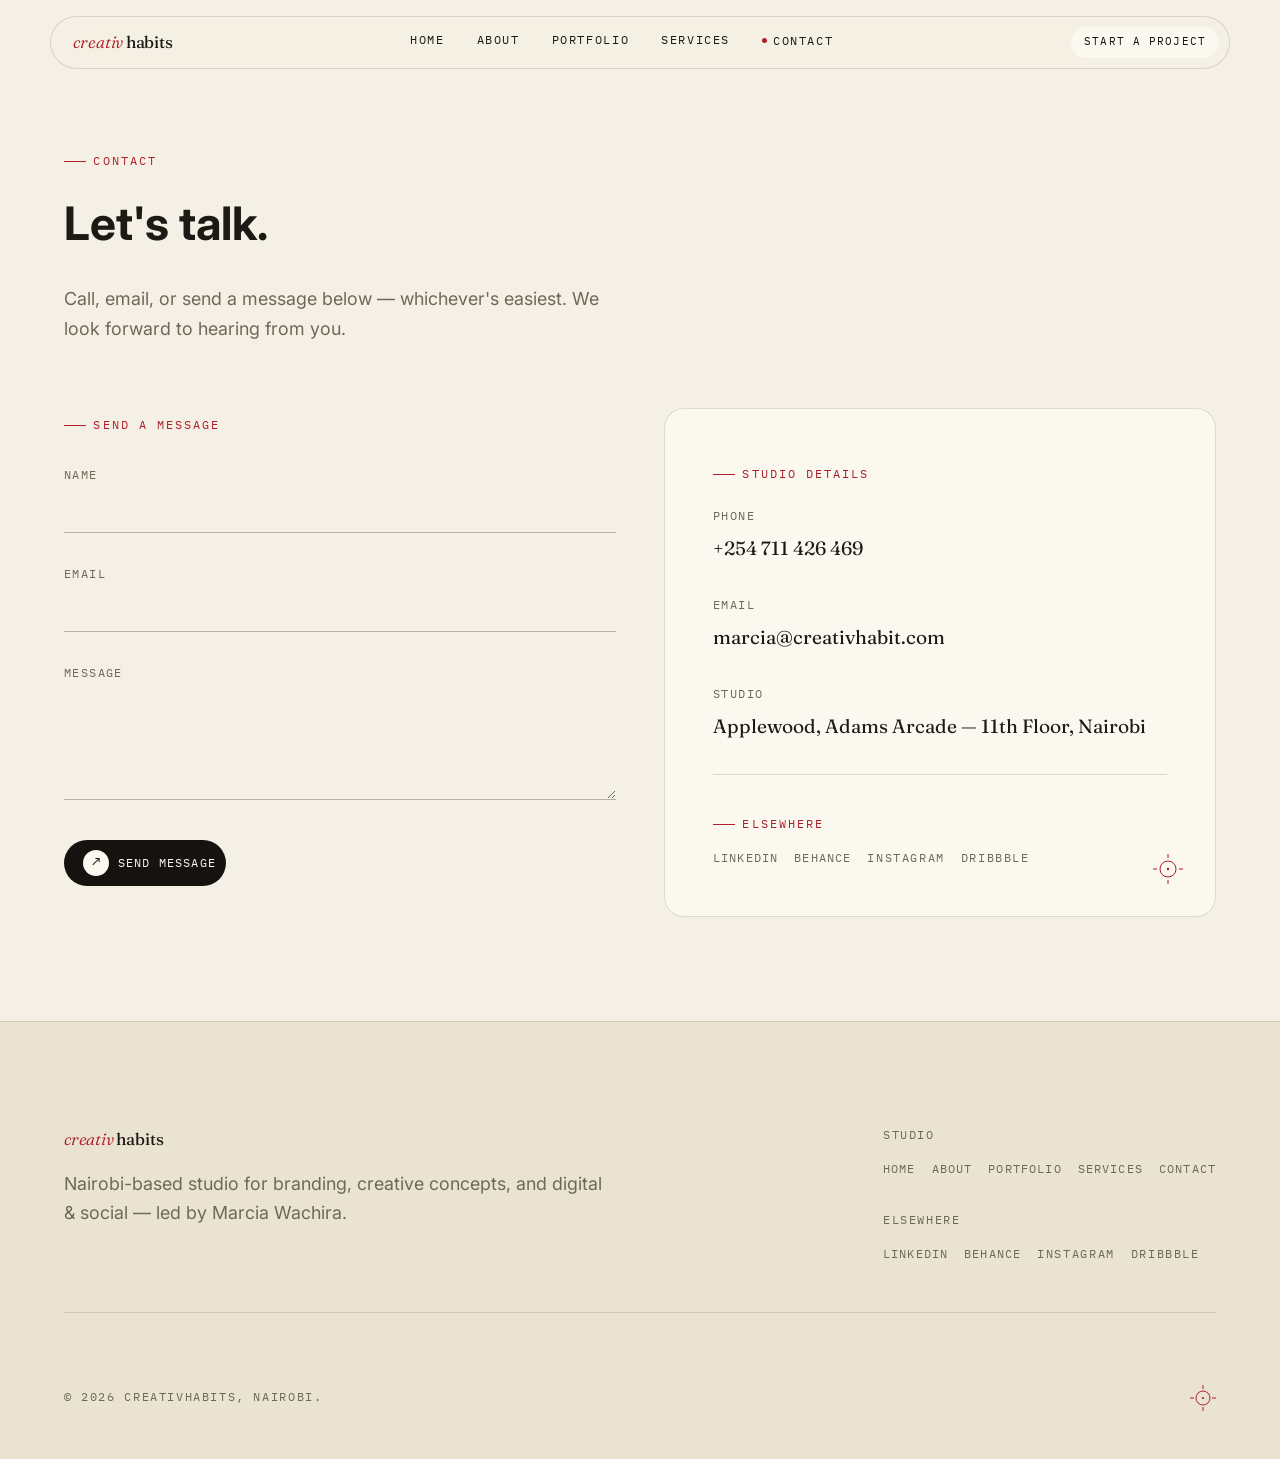
<file: contact.html>
<!doctype html>
<html lang="en">
<head>
<meta charset="UTF-8" />
<meta name="viewport" content="width=device-width, initial-scale=1.0" />
<title>Contact — Creativhabits</title>
<meta name="description" content="Get in touch with Creativhabits, a Nairobi-based creative studio. Based at Applewood, Adams Arcade." />
<link rel="preconnect" href="https://fonts.googleapis.com" />
<link rel="preconnect" href="https://fonts.gstatic.com" crossorigin />
<link rel="stylesheet" href="styles.css" />
</head>
<body>

<div class="preloader" aria-hidden="true">
  <div class="preloader__mark">
    <svg class="preloader__reg reg-mark" viewBox="0 0 34 34" width="34" height="34">
      <circle cx="17" cy="17" r="9"/><circle class="dot" cx="17" cy="17" r="1.3"/>
      <line x1="17" y1="0" x2="17" y2="5"/><line x1="17" y1="29" x2="17" y2="34"/>
      <line x1="0" y1="17" x2="5" y2="17"/><line x1="29" y1="17" x2="34" y2="17"/>
    </svg>
    <span class="preloader__word">creativhabits</span>
  </div>
  <div class="preloader__rule"></div>
</div>

<nav class="nav">
  <a href="index.html" class="brand-mark"><i>creativ</i>habits</a>
  <ul class="nav__links">
    <li><a href="index.html">Home</a></li>
    <li><a href="about.html">About</a></li>
    <li><a href="portfolio.html">Portfolio</a></li>
    <li><a href="services.html">Services</a></li>
    <li><a href="contact.html" aria-current="page"><span class="nav-reg-dot"></span>Contact</a></li>
  </ul>
  <a href="contact.html" class="nav__cta"><span>Start a project</span></a>
  <button class="nav__toggle" aria-label="Toggle menu"><span></span><span></span></button>
</nav>

<div class="menu-overlay">
  <ul class="menu-overlay__links">
    <li><a href="index.html">Home</a></li>
    <li><a href="about.html">About</a></li>
    <li><a href="portfolio.html">Portfolio</a></li>
    <li><a href="services.html">Services</a></li>
    <li><a href="contact.html">Contact</a></li>
  </ul>
  <div class="menu-overlay__meta mono-label">Nairobi, Kenya — marcia@creativhabit.com</div>
</div>

<main>
  <header class="section" style="padding-top:calc(var(--sp-8) + var(--sp-2)); padding-bottom:var(--sp-4);">
    <div class="container">
      <p class="eyebrow reveal">Contact</p>
      <h1 class="section-title reveal" style="margin-top:1rem; font-size:var(--fs-h2);">Let's talk.</h1>
      <p class="lead reveal" style="margin-top:var(--sp-3);">
        Call, email, or send a message below — whichever's easiest. We look forward to hearing from you.
      </p>
    </div>
  </header>

  <section style="padding-top:var(--sp-4);">
    <div class="container grid-2" style="align-items:start;">
      <div>
        <p class="eyebrow reveal">Send a message</p>
        <form action="mailto:marcia@creativhabit.com" method="get" style="margin-top:var(--sp-4);">
          <div class="field reveal">
            <label for="name">Name</label>
            <input id="name" name="name" type="text" required />
          </div>
          <div class="field reveal">
            <label for="email">Email</label>
            <input id="email" name="email" type="email" required />
          </div>
          <div class="field reveal">
            <label for="body">Message</label>
            <textarea id="body" name="body" required></textarea>
          </div>
          <button type="submit" class="btn btn--primary reveal">
            <span class="btn__arrow">↗</span>
            Send message
          </button>
        </form>
      </div>

      <div class="contact-info reveal">
        <p class="eyebrow">Studio details</p>
        <dl style="margin-top:var(--sp-3);">
          <dt>Phone</dt>
          <dd><a href="tel:+254711426469">+254 711 426 469</a></dd>
          <dt>Email</dt>
          <dd><a href="mailto:marcia@creativhabit.com">marcia@creativhabit.com</a></dd>
          <dt>Studio</dt>
          <dd>Applewood, Adams Arcade — 11th Floor, Nairobi</dd>
        </dl>
        <hr class="rule" style="margin:var(--sp-4) 0;" />
        <p class="eyebrow">Elsewhere</p>
        <div class="footer__links" style="margin-top:var(--sp-2);">
          <a href="https://www.linkedin.com/in/marciawachira/" target="_blank" rel="noopener">LinkedIn</a>
          <a href="https://www.behance.net/marcia_wachira" target="_blank" rel="noopener">Behance</a>
          <span class="mono-label">Instagram</span>
          <span class="mono-label">Dribbble</span>
        </div>
        <svg class="reg-mark" viewBox="0 0 30 30" width="30" height="30" style="position:absolute; right:var(--sp-4); bottom:var(--sp-4); color:var(--mark);"><circle cx="15" cy="15" r="8"/><circle class="dot" cx="15" cy="15" r="1.2"/><line x1="15" y1="0" x2="15" y2="4"/><line x1="15" y1="26" x2="15" y2="30"/><line x1="0" y1="15" x2="4" y2="15"/><line x1="26" y1="15" x2="30" y2="15"/></svg>
      </div>
    </div>
  </section>
</main>

<footer class="footer">
  <div class="container">
    <div class="footer__top">
      <div>
        <div class="brand-mark"><i>creativ</i>habits</div>
        <p class="lead" style="margin-top:1rem;">Nairobi-based studio for branding, creative concepts, and digital &amp; social — led by Marcia Wachira.</p>
      </div>
      <div>
        <div class="mono-label">Studio</div>
        <div class="footer__links">
          <a href="index.html">Home</a><a href="about.html">About</a><a href="portfolio.html">Portfolio</a><a href="services.html">Services</a><a href="contact.html">Contact</a>
        </div>
        <div class="mono-label" style="margin-top:2rem;">Elsewhere</div>
        <div class="footer__links">
          <a href="https://www.linkedin.com/in/marciawachira/" target="_blank" rel="noopener">LinkedIn</a>
          <a href="https://www.behance.net/marcia_wachira" target="_blank" rel="noopener">Behance</a>
          <span class="mono-label">Instagram</span>
          <span class="mono-label">Dribbble</span>
        </div>
      </div>
    </div>
    <hr class="rule" style="margin-top:3rem;" />
    <div class="footer__bottom">
      <span class="mono-label">© 2026 Creativhabits, Nairobi.</span>
      <svg class="footer__reg reg-mark" viewBox="0 0 26 26" width="26" height="26"><circle cx="13" cy="13" r="7"/><circle class="dot" cx="13" cy="13" r="1.1"/><line x1="13" y1="0" x2="13" y2="4"/><line x1="13" y1="22" x2="13" y2="26"/><line x1="0" y1="13" x2="4" y2="13"/><line x1="22" y1="13" x2="26" y2="13"/></svg>
    </div>
  </div>
</footer>

<script src="motion.js"></script>
</body>
</html>
</file>
<file: styles.css>
/* ==========================================================================
   CREATIVHABITS — MOTION + DESIGN SYSTEM (v2)
   --------------------------------------------------------------------------
   Revision notes (v2): the first pass leaned into an ink-black "cover and
   pages" concept. Feedback was clear — too dark, too quiet, not enough
   substance. This version keeps the motion discipline (nothing bounces,
   entrances are slower than exits, one --motion-scale lever for everything)
   but rebuilds the palette around paper as the constant, with three named
   accent colours doing real information work (they mark the three actual
   service categories, everywhere, consistently) instead of one restrained
   red. Ink is now a text colour, not a backdrop.
   ========================================================================== */

@import url('https://fonts.googleapis.com/css2?family=Fraunces:ital,opsz,wght@0,9..144,300;0,9..144,340;0,9..144,440;0,9..144,560;1,9..144,340;1,9..144,440&family=Inter:wght@400;500;600&family=IBM+Plex+Mono:wght@400;500&display=swap');

/* ---------------------------------------------------------------------
   1. DESIGN TOKENS
   --------------------------------------------------------------------- */
:root{
  --ink:            #14130F;
  --ink-line:        rgba(20,19,15,0.14);
  --ink-line-strong: rgba(20,19,15,0.30);

  --paper:           #F5F0E5;
  --paper-deep:      #EBE3D2;
  --surface:         #FBF8F0;   /* cards, modal, lightbox — the brightest surface in the system */
  --paper-line:      rgba(20,19,15,0.13);
  --paper-line-strong: rgba(20,19,15,0.28);

  --text:       #1B1A15;
  --text-mute:  #6E6857;

  /* three accents, each tied to a real service category — used
     consistently as colour-coding, not decoration */
  --brd: #AD1F2A;   /* Branding & Identity */
  --con: #805616;   /* Creative Concepts   */
  --dig: #2C6B64;   /* Digital & Social    */
  --brd-tint: #F3DBDA;
  --con-tint: #F1E3CD;
  --dig-tint: #D9E7E4;

  --mark: var(--brd); /* default accent where no category applies (nav, buttons) */

  --f-display: 'Fraunces', ui-serif, Georgia, serif;
  --f-body:    'Inter', ui-sans-serif, system-ui, sans-serif;
  --f-mono:    'IBM Plex Mono', ui-monospace, monospace;

  --fs-hero:   clamp(2.5rem, 5.2vw, 5.25rem);
  --fs-h2:     clamp(1.9rem, 3.6vw, 3.1rem);
  --fs-h3:     clamp(1.2rem, 1.7vw, 1.55rem);
  --fs-lead:   clamp(1.05rem, 1.4vw, 1.25rem);
  --fs-body:   1rem;
  --fs-small:  0.875rem;
  --fs-mono:   0.72rem;

  --sp-1: 0.5rem; --sp-2: 1rem; --sp-3: 1.5rem; --sp-4: 2rem;
  --sp-5: 3rem; --sp-6: 4.5rem; --sp-7: 6.5rem; --sp-8: 8rem;
  --container: 1320px;
  --gutter: clamp(1.5rem, 5vw, 4rem);

  --motion-scale: 1;
  --ease-out:    cubic-bezier(0.16, 1, 0.3, 1);
  --ease-in-out: cubic-bezier(0.65, 0, 0.35, 1);
  --ease-soft:   cubic-bezier(0.4, 0, 0.2, 1);

  --dur-instant: calc(120ms * var(--motion-scale));
  --dur-fast:    calc(220ms * var(--motion-scale));
  --dur-base:    calc(440ms * var(--motion-scale));
  --dur-slow:    calc(720ms * var(--motion-scale));
  --dur-slower:  calc(1050ms * var(--motion-scale));

  --radius: 2px;
  --radius-pill: 999px;
  --radius-card: 20px;
  --radius-card-sm: 14px;
}
@media (max-width: 640px){ :root{ --motion-scale: 0.85; } }

/* ---------------------------------------------------------------------
   2. RESET / BASE
   --------------------------------------------------------------------- */
*, *::before, *::after{ box-sizing: border-box; }
html{ scroll-behavior: smooth; }
body{
  margin: 0; background: var(--paper); color: var(--text);
  font-family: var(--f-body); font-size: var(--fs-body); line-height: 1.6;
  -webkit-font-smoothing: antialiased; text-rendering: optimizeLegibility;
  overflow-x: hidden;
}
img{ max-width: 100%; display: block; }
a{ color: inherit; text-decoration: none; }
ul{ margin: 0; padding: 0; list-style: none; }
button{ font: inherit; color: inherit; background: none; border: none; cursor: pointer; }
h1,h2,h3,p,dl,dt,dd{ margin: 0; }
::selection{ background: var(--ink); color: var(--surface); }
:focus-visible{ outline: 2px solid var(--mark); outline-offset: 3px; border-radius: 1px; }

/* ---------------------------------------------------------------------
   3. TYPE
   --------------------------------------------------------------------- */
.eyebrow{
  font-family: var(--f-mono); font-size: var(--fs-mono); letter-spacing: 0.18em;
  text-transform: uppercase; color: var(--mark);
  display: inline-flex; align-items: center; gap: 0.65em;
}
.eyebrow::before{ content:''; width:22px; height:1px; background: currentColor; display:inline-block; }

.display{ font-family: var(--f-display); font-weight: 440; font-size: var(--fs-hero); line-height: 1.05; letter-spacing: -0.01em; }
.display em{ font-style: italic; font-weight: 340; color: var(--mark); }

h2.section-title{ font-family: var(--f-display); font-weight: 440; font-size: var(--fs-h2); line-height: 1.14; letter-spacing: -0.005em; }
h3{ font-family: var(--f-display); font-weight: 440; font-size: var(--fs-h3); line-height: 1.3; }
.lead{ font-size: var(--fs-lead); line-height: 1.65; color: var(--text-mute); max-width: 50ch; }
.mono-label{ font-family: var(--f-mono); font-size: var(--fs-mono); letter-spacing: 0.14em; text-transform: uppercase; color: var(--text-mute); }
.pull{ font-family: var(--f-display); font-style: italic; font-weight: 340; font-size: var(--fs-h3); line-height: 1.5; }

/* ---------------------------------------------------------------------
   4. LAYOUT
   --------------------------------------------------------------------- */
.container{ max-width: var(--container); margin: 0 auto; padding-left: var(--gutter); padding-right: var(--gutter); }
section{ padding: var(--sp-7) 0; }
.section--tight{ padding: var(--sp-6) 0; }
.on-deep{ background: var(--paper-deep); }
.on-surface{ background: var(--surface); }
.rule{ height: 1px; background: var(--paper-line); border: none; margin: 0; }
.grid-2{ display: grid; grid-template-columns: 1fr 1fr; gap: var(--sp-5); }
.grid-3{ display: grid; grid-template-columns: repeat(3, 1fr); gap: var(--sp-4); }
@media (max-width: 860px){ .grid-2, .grid-3{ grid-template-columns: 1fr; } }

/* category colour utilities — the same three names everywhere:
   badges, borders, bullets, buttons */
.cat-brd{ --cat: var(--brd); --cat-tint: var(--brd-tint); }
.cat-con{ --cat: var(--con); --cat-tint: var(--con-tint); }
.cat-dig{ --cat: var(--dig); --cat-tint: var(--dig-tint); }

.badge{
  display: inline-flex; align-items: center; gap: 0.5em;
  font-family: var(--f-mono); font-size: 0.68rem; letter-spacing: 0.1em; text-transform: uppercase;
  padding: 0.35em 0.7em; border-radius: 999px;
  background: var(--cat-tint, var(--paper-deep)); color: var(--cat, var(--text-mute));
}
.badge::before{ content:''; width:6px; height:6px; border-radius:50%; background: currentColor; }

/* ---------------------------------------------------------------------
   5. CROSS-DOCUMENT PAGE TRANSITIONS
   --------------------------------------------------------------------- */
@view-transition{ navigation: auto; }
::view-transition-old(root){ animation: ch-page-out calc(var(--dur-base)) var(--ease-in-out) both; }
::view-transition-new(root){ animation: ch-page-in calc(var(--dur-slow)) var(--ease-out) both; }
@keyframes ch-page-out{ to{ opacity: 0; transform: scale(0.99); } }
@keyframes ch-page-in{ from{ opacity: 0; transform: scale(1.01); } }
.brand-mark{ view-transition-name: brand-mark; }

/* ---------------------------------------------------------------------
   6. PRELOADER — brief, dark-on-purpose (a transient curtain, not the
      site's resting colour), and skipped entirely under reduced motion.
   --------------------------------------------------------------------- */
.preloader{
  position: fixed; inset: 0; z-index: 200; background: var(--ink);
  display: flex; align-items: center; justify-content: center;
  transition: opacity var(--dur-slow) var(--ease-in-out), visibility 0s linear calc(var(--dur-slow));
}
.preloader__mark{ display: flex; align-items: center; gap: var(--sp-2); }
.preloader__reg{ width: 34px; height: 34px; opacity: 0; transform: rotate(-6deg) scale(0.9);
  transition: opacity var(--dur-base) var(--ease-out), transform var(--dur-base) var(--ease-out); color: var(--surface); }
.preloader__word{ font-family: var(--f-mono); font-size: 0.72rem; letter-spacing: 0.22em; text-transform: uppercase;
  color: #B9B3A2; opacity: 0; transform: translateY(6px);
  transition: opacity var(--dur-base) var(--ease-out) calc(var(--dur-instant)), transform var(--dur-base) var(--ease-out) calc(var(--dur-instant)); }
.preloader__rule{ position: absolute; bottom: 38%; left: 50%; translate: -50% 0; width: 120px; height: 1px; background: rgba(255,255,255,0.18); overflow: hidden; }
.preloader__rule::after{ content:''; position:absolute; inset:0; background: var(--brd); transform: scaleX(0); transform-origin: left;
  transition: transform var(--dur-slower) var(--ease-in-out) calc(var(--dur-instant)); }
html.is-ready .preloader__reg{ opacity: 1; transform: rotate(0deg) scale(1); }
html.is-ready .preloader__word{ opacity: 1; transform: translateY(0); }
html.is-ready .preloader__rule::after{ transform: scaleX(1); }
html.is-loaded .preloader{ opacity: 0; visibility: hidden; pointer-events: none; }

.pre-reveal{ opacity: 0; transform: translateY(14px); }
html.is-loaded .pre-reveal{
  transition: opacity var(--dur-slow) var(--ease-out), transform var(--dur-slow) var(--ease-out);
  transition-delay: calc(var(--stagger, 0) * 1ms);
  opacity: 1; transform: translateY(0);
}

/* ---------------------------------------------------------------------
   7. NAV — one light treatment throughout, no dark variant needed
   --------------------------------------------------------------------- */
.nav{
  /* default: light glass — correct for every page whose content under the
     nav is paper, not a photo */
  position: fixed; top: 16px; left: 50%; transform: translateX(-50%); z-index: 100;
  width: min(94%, 1180px);
  display: flex; align-items: center; justify-content: space-between;
  padding: 0.6rem 0.6rem 0.6rem 1.4rem; color: var(--text);
  border-radius: var(--radius-pill);
  background: rgba(245, 240, 229, 0.82);
  border: 1px solid var(--paper-line);
  backdrop-filter: blur(16px) saturate(1.3); -webkit-backdrop-filter: blur(16px) saturate(1.3);
  transition: background var(--dur-base) var(--ease-soft), color var(--dur-base) var(--ease-soft), border-color var(--dur-base) var(--ease-soft);
}
/* only the homepage opens on a full-bleed photo, so only its nav needs to
   start dark-glass-on-photo and flip light once scrolled past it */
.nav.on-photo:not(.is-scrolled){ background: rgba(20,19,15,0.38); color: var(--surface); border-color: rgba(255,255,255,0.16); }
.brand-mark{ font-family: var(--f-display); font-size: 1.05rem; font-weight: 440; letter-spacing: -0.01em; display: flex; align-items: baseline; gap: 0.15em; }
.brand-mark i{ font-style: italic; font-weight: 340; color: var(--mark); }

.nav__links{ display: flex; align-items: center; gap: var(--sp-4); font-family: var(--f-mono); font-size: 0.72rem; letter-spacing: 0.14em; text-transform: uppercase; }
.nav__links a{ position: relative; padding-bottom: 4px; display: inline-flex; align-items: center; gap: 6px; }
.nav__links a::after{ content:''; position:absolute; left:0; bottom:0; width:100%; height:1px; background: currentColor; transform: scaleX(0); transform-origin: center; transition: transform var(--dur-fast) var(--ease-out); }
.nav__links a:hover::after, .nav__links a:focus-visible::after{ transform: scaleX(1); }
.nav-reg-dot{ width:5px; height:5px; border-radius:50%; background: var(--mark); opacity:0; transform: scale(0.4); transition: opacity var(--dur-fast) var(--ease-out), transform var(--dur-fast) var(--ease-out); }
.nav__links a[aria-current="page"] .nav-reg-dot{ opacity: 1; transform: scale(1); }

.nav__cta{ background: var(--surface); color: var(--ink); border-radius: var(--radius-pill); padding: 0.6em 1.2em; font-family: var(--f-mono); font-size: 0.7rem; letter-spacing: 0.1em; text-transform: uppercase; transition: transform var(--dur-fast) var(--ease-out), background var(--dur-fast) var(--ease-out); }
.nav__cta:hover, .nav__cta:focus-visible{ background: var(--mark); color: var(--surface); transform: translateY(-1px); }

.nav__toggle{ display:none; width:26px; height:16px; position:relative; }
.nav__toggle span{ position:absolute; left:0; right:0; height:1px; background:currentColor; transition: transform var(--dur-fast) var(--ease-in-out), top var(--dur-fast) var(--ease-in-out); }
.nav__toggle span:first-child{ top:0; }
.nav__toggle span:last-child{ top:100%; transform: translateY(-1px); }
html.menu-open .nav__toggle span:first-child{ top:50%; transform: rotate(45deg); }
html.menu-open .nav__toggle span:last-child{ top:50%; transform: rotate(-45deg) translateY(0); }

.menu-overlay{
  position: fixed; inset: 0; z-index: 90; background: var(--surface); color: var(--text);
  display: flex; flex-direction: column; justify-content: center; padding: var(--gutter);
  opacity: 0; visibility: hidden; transition: opacity var(--dur-base) var(--ease-in-out), visibility 0s linear var(--dur-base);
}
html.menu-open .menu-overlay{ opacity: 1; visibility: visible; transition-delay: 0s; }
.menu-overlay__links{ display: flex; flex-direction: column; gap: var(--sp-2); }
.menu-overlay__links a{ font-family: var(--f-display); font-size: clamp(2rem, 8vw, 3rem); font-weight: 380; opacity: 0; transform: translateY(14px);
  transition: opacity var(--dur-base) var(--ease-out), transform var(--dur-base) var(--ease-out); }
html.menu-open .menu-overlay__links a{ opacity: 1; transform: translateY(0); }
.menu-overlay__links a:nth-child(1){ transition-delay: 60ms; }
.menu-overlay__links a:nth-child(2){ transition-delay: 120ms; }
.menu-overlay__links a:nth-child(3){ transition-delay: 180ms; }
.menu-overlay__links a:nth-child(4){ transition-delay: 240ms; }
.menu-overlay__links a:nth-child(5){ transition-delay: 300ms; }
.menu-overlay__meta{ margin-top: var(--sp-5); color: var(--text-mute); opacity: 0; transition: opacity var(--dur-base) var(--ease-out); transition-delay: 340ms; }
html.menu-open .menu-overlay__meta{ opacity: 1; }

/* ---------------------------------------------------------------------
   8. BUTTONS
   --------------------------------------------------------------------- */
.btn{ position: relative; display: inline-flex; align-items: center; gap: 0.7em; padding: 0.85em 0.85em 0.85em 1.6em;
  font-family: var(--f-mono); font-size: 0.75rem; letter-spacing: 0.1em; text-transform: uppercase;
  border-radius: var(--radius-pill); overflow: hidden; isolation: isolate;
  transition: transform var(--dur-fast) var(--ease-out); }
.btn:hover{ transform: translateY(-1px); }
.btn--primary{ background: var(--ink); color: var(--surface); }
.btn--primary::before{ content:''; position:absolute; inset:0; z-index:-1; background: var(--mark); transform: scaleX(0); transform-origin: left; transition: transform var(--dur-base) var(--ease-out); }
.btn--primary:hover::before, .btn--primary:focus-visible::before{ transform: scaleX(1); }
.btn--outline{ border: 1px solid var(--paper-line-strong); color: var(--text); }
.btn--outline::before{ content:''; position:absolute; inset:0; z-index:-1; background: var(--ink); transform: scaleX(0); transform-origin: left; transition: transform var(--dur-base) var(--ease-out); }
.btn--outline:hover, .btn--outline:focus-visible{ color: var(--surface); border-color: var(--ink); }
.btn--outline:hover::before, .btn--outline:focus-visible::before{ transform: scaleX(1); }

.btn__arrow{ position: relative; z-index: 1; width: 26px; height: 26px; border-radius: 50%; display: inline-flex; align-items: center; justify-content: center; font-size: 0.85rem; flex-shrink: 0;
  transition: transform var(--dur-fast) var(--ease-out); }
.btn--primary .btn__arrow{ background: var(--surface); color: var(--ink); }
.btn--outline .btn__arrow{ background: var(--ink); color: var(--surface); }
.btn:hover .btn__arrow{ transform: translate(2px, -2px); }
@media (hover: none){ .btn:active{ transform: scale(0.98); transition: transform var(--dur-instant) var(--ease-out); } }

/* ---------------------------------------------------------------------
   9. SCROLL REVEALS
   --------------------------------------------------------------------- */
.reveal{ opacity: 0; transform: translateY(22px); transition: opacity var(--dur-slow) var(--ease-out), transform var(--dur-slow) var(--ease-out); transition-delay: calc(var(--d, 0) * 1ms); }
.reveal.is-visible{ opacity: 1; transform: translateY(0); }
.line-mask{ overflow: hidden; display: block; }
.line-mask .line{ display: block; transform: translateY(102%); transition: transform var(--dur-slow) var(--ease-out); transition-delay: calc(var(--d, 0) * 1ms); }
.line-mask.is-visible .line{ transform: translateY(0); }
.img-mask{ overflow: hidden; position: relative; background: var(--paper-deep); border-radius: var(--radius-card); }
.img-mask img{ width:100%; height:100%; object-fit: cover; transform: scale(1.08); opacity: 0; transition: transform var(--dur-slower) var(--ease-out), opacity var(--dur-slow) var(--ease-out); }
.img-mask.is-visible img{ transform: scale(1); opacity: 1; }

/* ---------------------------------------------------------------------
   10. REGISTRATION MARK / CURSOR RETICLE
   --------------------------------------------------------------------- */
.reg-mark{ display: block; }
.reg-mark circle, .reg-mark line{ stroke: currentColor; fill: none; stroke-width: 1; }
.reg-mark .dot{ fill: currentColor; stroke: none; }
.cursor-reticle{ position: fixed; top:0; left:0; width:26px; height:26px; margin: -13px 0 0 -13px; pointer-events: none; z-index: 150; color: var(--mark); opacity: 0; transition: opacity var(--dur-fast) var(--ease-out); will-change: transform; }
.cursor-reticle.is-active{ opacity: 1; }
@media (hover: none), (pointer: coarse){ .cursor-reticle{ display: none; } }

/* ---------------------------------------------------------------------
   11. shared hero utility (used as a plain button-row wrapper on pages
   without the full-bleed photo hero, e.g. about.html)
   --------------------------------------------------------------------- */
.hero__actions{ margin-top: var(--sp-5); display: flex; gap: var(--sp-2); flex-wrap: wrap; align-items: center; }

/* ---------------------------------------------------------------------
   11b. FULL-BLEED PHOTO HERO — cinematic, centred, one real studio photo
   --------------------------------------------------------------------- */
.hero-photo{ position: relative; min-height: 100vh; display: flex; align-items: center; justify-content: center; text-align: center; overflow: hidden; color: var(--surface); }
.hero-photo__bg{ position: absolute; inset: 0; background-size: cover; background-position: center; transform: scale(1.02); }
.hero-photo__scrim{ position: absolute; inset: 0; background: linear-gradient(180deg, rgba(20,19,15,0.32), rgba(20,19,15,0.5) 55%, rgba(20,19,15,0.78)); }
.hero-photo__content{ position: relative; max-width: 760px; padding: 0 var(--gutter); }
.hero-photo .eyebrow{ justify-content: center; color: rgba(255,255,255,0.85); }
.hero-photo .eyebrow::before{ background: rgba(255,255,255,0.55); }
.hero-photo h1{ font-size: clamp(2.4rem, 5.6vw, 4.6rem); line-height: 1.08; max-width: none; }
.hero-photo .lead{ color: rgba(255,255,255,0.85); margin: 1.25rem auto 0; max-width: 48ch; }
.hero-photo__actions{ margin-top: var(--sp-4); display: flex; justify-content: center; gap: var(--sp-2); flex-wrap: wrap; }
.hero-photo__hint{ position: absolute; left: var(--gutter); bottom: var(--sp-3); font-family: var(--f-mono); font-size: 0.68rem; letter-spacing: 0.14em; text-transform: uppercase; color: rgba(255,255,255,0.6); }
@media (max-width: 640px){ .hero-photo{ min-height: 92vh; } .hero-photo__hint{ display: none; } }

/* ---------------------------------------------------------------------
   11c. FANNED CARD STACK — overlapping real work, spreads slightly on hover
   --------------------------------------------------------------------- */
.fan-stack{ display: flex; justify-content: center; padding: var(--sp-4) 0; flex-wrap: wrap; }
.fan-stack__card{ width: 180px; aspect-ratio: 3/4; border-radius: var(--radius-card); overflow: hidden; position: relative; background: var(--paper-deep);
  box-shadow: 0 20px 40px -20px rgba(20,19,15,0.35); margin-left: -42px; transition: transform var(--dur-base) var(--ease-out), z-index 0s; }
.fan-stack__card:first-child{ margin-left: 0; }
.fan-stack__card img{ width: 100%; height: 100%; object-fit: cover; }
.fan-stack__card figcaption{ position: absolute; left: 0; right: 0; bottom: 0; padding: 0.9rem; color: var(--surface);
  font-family: var(--f-display); font-style: italic; font-weight: 400; font-size: 0.92rem; line-height: 1.25;
  background: linear-gradient(0deg, rgba(20,19,15,0.75), transparent 70%); }
.fan-stack__card:nth-child(1){ transform: rotate(-8deg); }
.fan-stack__card:nth-child(2){ transform: rotate(-4deg); }
.fan-stack__card:nth-child(3){ transform: rotate(0deg); z-index: 2; }
.fan-stack__card:nth-child(4){ transform: rotate(4deg); }
.fan-stack__card:nth-child(5){ transform: rotate(8deg); }
.fan-stack__card:hover{ transform: translateY(-16px) scale(1.05) !important; z-index: 5; }
@media (max-width: 760px){ .fan-stack__card{ width: 130px; margin-left: -26px; } }
@media (max-width: 480px){ .fan-stack{ display: grid; grid-template-columns: repeat(2,1fr); gap: var(--sp-2); }
  .fan-stack__card{ width: 100%; margin-left: 0; transform: none !important; } }

/* ---------------------------------------------------------------------
   11d. IMAGE TRIO — three photos, italic captions, used for the services overview
   --------------------------------------------------------------------- */
.trio{ display: grid; grid-template-columns: repeat(3, 1fr); gap: var(--sp-4); }
.trio__item .img-mask{ aspect-ratio: 4/5; }
.trio__item h3{ margin-top: var(--sp-2); font-style: italic; font-weight: 400; }
.trio__item p{ margin-top: 0.4rem; color: var(--text-mute); font-size: var(--fs-small); line-height: 1.6; }
@media (max-width: 860px){ .trio{ grid-template-columns: 1fr; } }

/* ---------------------------------------------------------------------
   11e. GLASS — translucent surface for content sitting over a photo
   --------------------------------------------------------------------- */
.glass{ background: rgba(255,255,255,0.55); backdrop-filter: blur(14px) saturate(1.3); -webkit-backdrop-filter: blur(14px) saturate(1.3);
  border: 1px solid rgba(255,255,255,0.6); border-radius: var(--radius-card); }

/* ---------------------------------------------------------------------
   12. PULL-QUOTE / TAGLINE BAND
   --------------------------------------------------------------------- */
.tagline-band{ padding: var(--sp-6) 0; text-align: center; border-top: 1px solid var(--paper-line); border-bottom: 1px solid var(--paper-line); }
.tagline-band .pull{ font-size: clamp(1.5rem, 3vw, 2.4rem); max-width: 20ch; margin: 0 auto; color: var(--text); }
.tagline-band .pull em{ color: var(--mark); font-style: italic; }

/* ---------------------------------------------------------------------
   13. PROCESS ("the habit, broken down")
   --------------------------------------------------------------------- */
.process{ display: grid; grid-template-columns: repeat(3,1fr); gap: var(--sp-5); }
@media (max-width: 860px){ .process{ grid-template-columns: 1fr; } }
.process__step{ position: relative; padding-top: var(--sp-4); border-top: 2px solid var(--cat, var(--paper-line-strong)); }
.process__num{ font-family: var(--f-mono); font-size: var(--fs-mono); color: var(--cat, var(--text-mute)); }
.process__step h3{ margin-top: var(--sp-2); }
.process__step p{ margin-top: var(--sp-2); color: var(--text-mute); font-size: var(--fs-small); line-height: 1.7; }

/* ---------------------------------------------------------------------
   14. SERVICE CARDS
   --------------------------------------------------------------------- */
.service-card{ padding: var(--sp-4); border-radius: var(--radius-card-sm); border-top: 3px solid var(--cat, var(--paper-line-strong)); background: var(--surface); box-shadow: 0 14px 34px -20px rgba(20,19,15,0.22); }
.service-card__head{ display: flex; align-items: baseline; justify-content: space-between; gap: var(--sp-2); }
.service-card .mono-label{ color: var(--cat, var(--mark)); }
.service-card p{ margin-top: var(--sp-2); }
.service-card ul{ margin-top: var(--sp-3); display: grid; gap: 0.5em; }
.service-card li{ font-size: var(--fs-small); color: var(--text-mute); padding-left: 1.1em; position: relative; }
.service-card li::before{ content:''; position:absolute; left:0; top:0.55em; width:5px; height:1px; background: var(--cat, var(--mark)); }

/* ---------------------------------------------------------------------
   15. PORTFOLIO — filterable grid, always-visible captions, tilt + lightbox
   --------------------------------------------------------------------- */
.p-filters{ display: flex; gap: var(--sp-2); flex-wrap: wrap; }
.p-filter{ font-family: var(--f-mono); font-size: 0.72rem; letter-spacing: 0.1em; text-transform: uppercase; padding: 0.55em 1em; border: 1px solid var(--paper-line-strong); border-radius: 999px; color: var(--text-mute); transition: background var(--dur-fast) var(--ease-out), color var(--dur-fast) var(--ease-out), border-color var(--dur-fast) var(--ease-out); }
.p-filter[aria-pressed="true"]{ background: var(--ink); color: var(--surface); border-color: var(--ink); }
.p-filter:not([aria-pressed="true"]):hover{ border-color: var(--text); color: var(--text); }

.p-grid{ display: grid; grid-template-columns: repeat(3, 1fr); gap: var(--gutter) calc(var(--gutter) / 2); perspective: 1000px; }
.p-grid > *:nth-child(3n+2){ margin-top: var(--sp-5); }
@media (max-width: 960px){ .p-grid{ grid-template-columns: repeat(2, 1fr); } .p-grid > *:nth-child(3n+2){ margin-top: 0; } }
@media (max-width: 560px){ .p-grid{ grid-template-columns: 1fr; } }

.p-tile{ cursor: pointer; display: block; transition: opacity var(--dur-base) var(--ease-out), transform var(--dur-base) var(--ease-out); }
.p-tile.is-hidden{ display: none; }
.p-tile__frame{ transform-style: preserve-3d; will-change: transform; transition: transform var(--dur-fast) var(--ease-soft); }
.p-tile .img-mask{ aspect-ratio: 4 / 5; }
.p-tile .img-mask img{ transition: transform var(--dur-slow) var(--ease-out), opacity var(--dur-slow) var(--ease-out); }
.p-tile:hover .img-mask img, .p-tile:focus-visible .img-mask img{ transform: scale(1.05); }
.p-tile__caption{ margin-top: var(--sp-2); display: flex; justify-content: space-between; align-items: baseline; gap: var(--sp-2); }
.p-tile__caption h3{ font-size: 1.05rem; }
.p-tile__view{ position: absolute; top: 10px; right: 10px; width: 30px; height: 30px; border-radius: 50%; background: var(--surface); display: flex; align-items: center; justify-content: center;
  opacity: 0; transform: translateY(-4px); transition: opacity var(--dur-fast) var(--ease-out), transform var(--dur-fast) var(--ease-out); color: var(--text); }
.p-tile:hover .p-tile__view, .p-tile:focus-visible .p-tile__view{ opacity: 1; transform: translateY(0); }

/* lightbox */
.lightbox{ position: fixed; inset: 0; z-index: 180; display: flex; align-items: center; justify-content: center; padding: var(--gutter);
  background: rgba(20,19,15,0.72); opacity: 0; visibility: hidden; transition: opacity var(--dur-base) var(--ease-in-out), visibility 0s linear var(--dur-base); }
.lightbox.is-open{ opacity: 1; visibility: visible; transition-delay: 0s; }
.lightbox__panel{ background: var(--surface); max-width: 920px; width: 100%; max-height: 88vh; overflow: auto; display: grid; grid-template-columns: 1.2fr 1fr; border-radius: var(--radius-card);
  transform: scale(0.97) translateY(8px); transition: transform var(--dur-base) var(--ease-out); }
.lightbox.is-open .lightbox__panel{ transform: scale(1) translateY(0); }
.lightbox__panel img{ width: 100%; height: 100%; object-fit: cover; min-height: 320px; }
.lightbox__body{ padding: var(--sp-5); position: relative; }
.lightbox__close{ position: absolute; top: var(--sp-3); right: var(--sp-3); width: 34px; height: 34px; border-radius: 50%; border: 1px solid var(--paper-line-strong); display: flex; align-items: center; justify-content: center; transition: background var(--dur-fast) var(--ease-out), color var(--dur-fast) var(--ease-out); }
.lightbox__close:hover{ background: var(--ink); color: var(--surface); }
.lightbox__body h3{ margin-top: var(--sp-3); font-size: var(--fs-h3); }
.lightbox__body p{ margin-top: var(--sp-2); color: var(--text-mute); font-size: var(--fs-small); line-height: 1.7; }
@media (max-width: 720px){ .lightbox__panel{ grid-template-columns: 1fr; } .lightbox__panel img{ min-height: 220px; } }

/* ---------------------------------------------------------------------
   16. LOGO MARQUEE
   --------------------------------------------------------------------- */
.marquee{ overflow: hidden; border-top: 1px solid var(--paper-line); border-bottom: 1px solid var(--paper-line); padding: var(--sp-4) 0; }
.marquee__track{ display: flex; align-items: center; gap: var(--sp-7); width: max-content; animation: ch-marquee 46s linear infinite; }
.marquee:hover .marquee__track{ animation-play-state: paused; }
.marquee img{ height: 26px; width: auto; opacity: 0.6; }
@keyframes ch-marquee{ from{ transform: translateX(0); } to{ transform: translateX(-50%); } }

/* ---------------------------------------------------------------------
   17. TESTIMONIALS
   --------------------------------------------------------------------- */
.testi{ position: relative; min-height: 220px; }
.testi__slide{ position: absolute; inset: 0; opacity: 0; transform: translateY(10px); transition: opacity var(--dur-slow) var(--ease-in-out), transform var(--dur-slow) var(--ease-in-out); pointer-events: none; }
.testi__slide.is-active{ opacity: 1; transform: translateY(0); pointer-events: auto; position: relative; }
.testi__quote{ font-family: var(--f-display); font-style: italic; font-weight: 340; font-size: var(--fs-h3); line-height: 1.5; max-width: 36ch; }
.testi__byline{ margin-top: var(--sp-3); display: flex; align-items: center; gap: 0.75em; }
.testi__avatar{ width: 34px; height: 34px; border-radius: 50%; display: flex; align-items: center; justify-content: center; font-family: var(--f-mono); font-size: 0.75rem; color: var(--surface); background: var(--cat, var(--mark)); }
.testi__controls{ display: flex; gap: var(--sp-2); margin-top: var(--sp-5); align-items: center; }
.testi__dot{ width: 22px; height: 1px; background: var(--paper-line-strong); transition: background var(--dur-fast) var(--ease-out), width var(--dur-fast) var(--ease-out); }
.testi__dot.is-active{ background: var(--mark); width: 34px; }

/* ---------------------------------------------------------------------
   18. CTA BAND — coloured tint, not black
   --------------------------------------------------------------------- */
.cta-band{ background: var(--brd-tint); }
.cta-band .container{ display: flex; align-items: center; justify-content: space-between; gap: var(--sp-4); flex-wrap: wrap; }
.cta-band .section-title{ color: var(--text); }

/* ---------------------------------------------------------------------
   19. FOOTER — light, matches the rest of the site
   --------------------------------------------------------------------- */
.footer{ padding: var(--sp-7) 0 var(--sp-5); background: var(--paper-deep); border-top: 1px solid var(--paper-line); }
.footer__top{ display: flex; justify-content: space-between; gap: var(--sp-5); flex-wrap: wrap; }
.footer__links{ display: flex; gap: var(--sp-2); flex-wrap: wrap; margin-top: var(--sp-2); }
.footer__links a{ font-family: var(--f-mono); font-size: var(--fs-mono); letter-spacing: 0.1em; text-transform: uppercase; color: var(--text-mute); position: relative; }
.footer__links a::after{ content:''; position:absolute; left:0; bottom:-3px; width:100%; height:1px; background: currentColor; transform: scaleX(0); transform-origin: center; transition: transform var(--dur-fast) var(--ease-out); }
.footer__links a:hover::after, .footer__links a:focus-visible::after{ transform: scaleX(1); }
.footer__bottom{ margin-top: var(--sp-6); display: flex; justify-content: space-between; align-items: center; flex-wrap: wrap; gap: var(--sp-2); }
.footer__reg{ width: 26px; height: 26px; color: var(--mark); }

/* ---------------------------------------------------------------------
   20. CONTACT
   --------------------------------------------------------------------- */
.field{ margin-bottom: var(--sp-4); }
.field label{ display:block; font-family: var(--f-mono); font-size: var(--fs-mono); letter-spacing: 0.12em; text-transform: uppercase; color: var(--text-mute); margin-bottom: var(--sp-1); }
.field input, .field textarea{ width:100%; background: transparent; border:none; border-bottom: 1px solid var(--paper-line-strong); padding: 0.6em 0; font-family: var(--f-body); font-size: 1rem; color: var(--text); transition: border-color var(--dur-fast) var(--ease-out); }
.field input:focus, .field textarea:focus{ border-color: var(--mark); outline: none; }
.field textarea{ resize: vertical; min-height: 110px; }
.contact-info{ background: var(--surface); padding: var(--sp-5); border-radius: var(--radius-card); border: 1px solid var(--paper-line); position: relative; }
.contact-info dt{ font-family: var(--f-mono); font-size: var(--fs-mono); letter-spacing: 0.12em; text-transform: uppercase; color: var(--text-mute); margin-top: var(--sp-4); }
.contact-info dt:first-child{ margin-top: 0; }
.contact-info dd{ margin: 0.4em 0 0; font-family: var(--f-display); font-size: 1.2rem; font-weight: 400; }
.contact-info dd a:hover{ color: var(--mark); transition: color var(--dur-fast) var(--ease-out); }

/* ---------------------------------------------------------------------
   21. RESPONSIVE
   --------------------------------------------------------------------- */
@media (max-width: 860px){ .nav__links{ display:none; } .nav__toggle{ display:block; } section{ padding: var(--sp-6) 0; } }

/* ---------------------------------------------------------------------
   22. REDUCED MOTION
   --------------------------------------------------------------------- */
@media (prefers-reduced-motion: reduce){
  :root{ --motion-scale: 0.02; }
  html{ scroll-behavior: auto; }
  .reveal, .line-mask .line, .img-mask img, .pre-reveal{ transition-duration: 1ms !important; transform: none !important; }
  .reveal{ opacity: 1; transform: none; }
  .line-mask .line{ transform: none; }
  .img-mask img{ transform: none; opacity: 1; }
  .marquee__track{ animation: none; }
  .cursor-reticle{ display: none !important; }
  .p-tile__frame{ transform: none !important; }
  .preloader{ transition: none; }
  html.is-loaded .preloader{ opacity: 0; visibility: hidden; }
  @view-transition{ navigation: none; }
}
</file>
